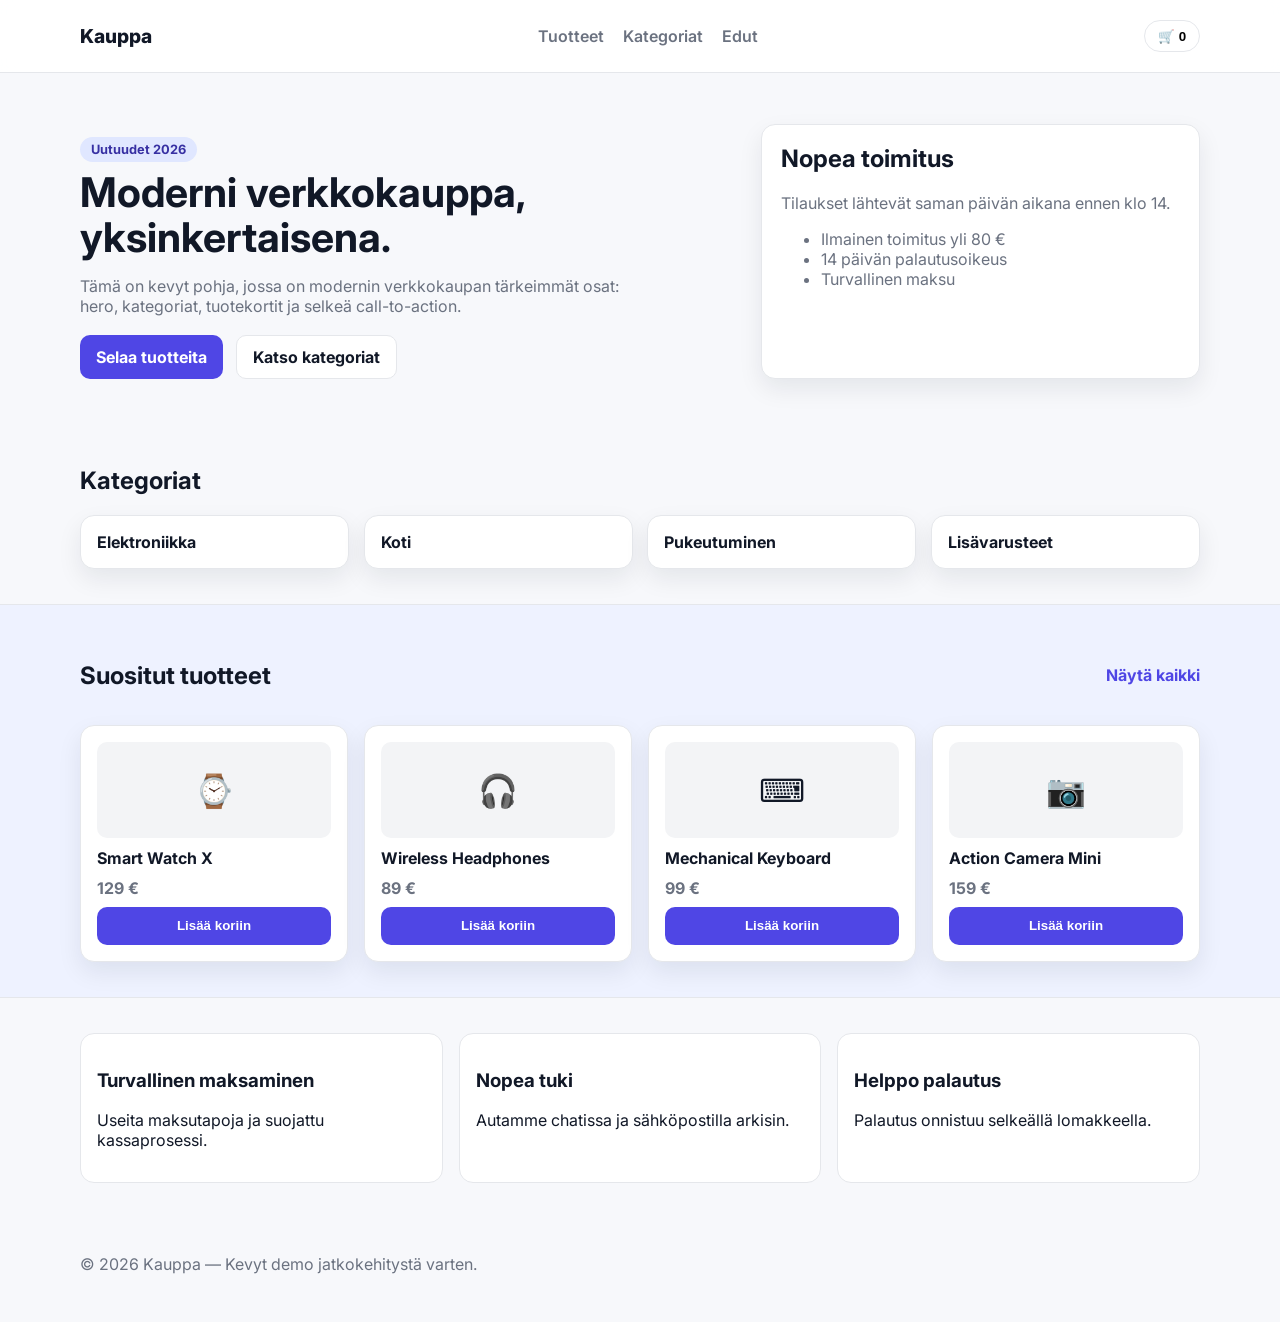
<file: index.html>
<!doctype html>
<html lang="fi">
  <head>
    <meta charset="UTF-8" />
    <meta name="viewport" content="width=device-width, initial-scale=1.0" />
    <title>Kauppa – Etusivu</title>
    <link rel="preconnect" href="https://fonts.googleapis.com" />
    <link rel="preconnect" href="https://fonts.gstatic.com" crossorigin />
    <link
      href="https://fonts.googleapis.com/css2?family=Inter:wght@400;500;600;700;800&display=swap"
      rel="stylesheet"
    />
    <link rel="stylesheet" href="styles.css" />
  </head>
  <body>
    <header class="site-header">
      <div class="container nav">
        <a class="logo" href="./">Kauppa</a>
        <nav id="main-nav" class="nav-links" aria-label="Päänavigaatio">
          <a href="./tuotteet/">Tuotteet</a>
          <a href="#kategoriat">Kategoriat</a>
          <a href="#edut">Edut</a>
        </nav>
        <div class="nav-actions">
          <button id="menu-toggle" class="icon-btn" aria-label="Avaa valikko">☰</button>
          <button id="cart-btn" class="cart-btn" aria-label="Ostoskori">
            🛒 <span id="cart-count">0</span>
          </button>
        </div>
      </div>
    </header>

    <main>
      <section class="hero">
        <div class="container hero-grid">
          <div>
            <p class="badge">Uutuudet 2026</p>
            <h1>Moderni verkkokauppa, yksinkertaisena.</h1>
            <p class="lead">
              Tämä on kevyt pohja, jossa on modernin verkkokaupan tärkeimmät osat:
              hero, kategoriat, tuotekortit ja selkeä call-to-action.
            </p>
            <div class="hero-actions">
              <a class="btn btn-primary" href="./tuotteet/">Selaa tuotteita</a>
              <a class="btn btn-ghost" href="#kategoriat">Katso kategoriat</a>
            </div>
          </div>
          <aside class="hero-card" aria-label="Nopea info">
            <h2>Nopea toimitus</h2>
            <p>Tilaukset lähtevät saman päivän aikana ennen klo 14.</p>
            <ul>
              <li>Ilmainen toimitus yli 80 €</li>
              <li>14 päivän palautusoikeus</li>
              <li>Turvallinen maksu</li>
            </ul>
          </aside>
        </div>
      </section>

      <section id="kategoriat" class="section">
        <div class="container">
          <h2>Kategoriat</h2>
          <div class="categories">
            <article class="tile">Elektroniikka</article>
            <article class="tile">Koti</article>
            <article class="tile">Pukeutuminen</article>
            <article class="tile">Lisävarusteet</article>
          </div>
        </div>
      </section>

      <section id="tuotteet" class="section section-alt">
        <div class="container">
          <div class="section-head">
            <h2>Suositut tuotteet</h2>
            <a class="link" href="./tuotteet/">Näytä kaikki</a>
          </div>
          <div class="products">
            <article class="product-card">
              <div class="product-image" aria-hidden="true">⌚</div>
              <h3>Smart Watch X</h3>
              <p class="price">129 €</p>
              <button class="btn btn-primary add-to-cart">Lisää koriin</button>
            </article>
            <article class="product-card">
              <div class="product-image" aria-hidden="true">🎧</div>
              <h3>Wireless Headphones</h3>
              <p class="price">89 €</p>
              <button class="btn btn-primary add-to-cart">Lisää koriin</button>
            </article>
            <article class="product-card">
              <div class="product-image" aria-hidden="true">⌨️</div>
              <h3>Mechanical Keyboard</h3>
              <p class="price">99 €</p>
              <button class="btn btn-primary add-to-cart">Lisää koriin</button>
            </article>
            <article class="product-card">
              <div class="product-image" aria-hidden="true">📷</div>
              <h3>Action Camera Mini</h3>
              <p class="price">159 €</p>
              <button class="btn btn-primary add-to-cart">Lisää koriin</button>
            </article>
          </div>
        </div>
      </section>

      <section id="edut" class="section">
        <div class="container benefits">
          <article>
            <h3>Turvallinen maksaminen</h3>
            <p>Useita maksutapoja ja suojattu kassaprosessi.</p>
          </article>
          <article>
            <h3>Nopea tuki</h3>
            <p>Autamme chatissa ja sähköpostilla arkisin.</p>
          </article>
          <article>
            <h3>Helppo palautus</h3>
            <p>Palautus onnistuu selkeällä lomakkeella.</p>
          </article>
        </div>
      </section>
    </main>

    <footer class="site-footer">
      <div class="container">
        <p>© 2026 Kauppa — Kevyt demo jatkokehitystä varten.</p>
      </div>
    </footer>

    <script src="script.js"></script>
  </body>
</html>
</file>
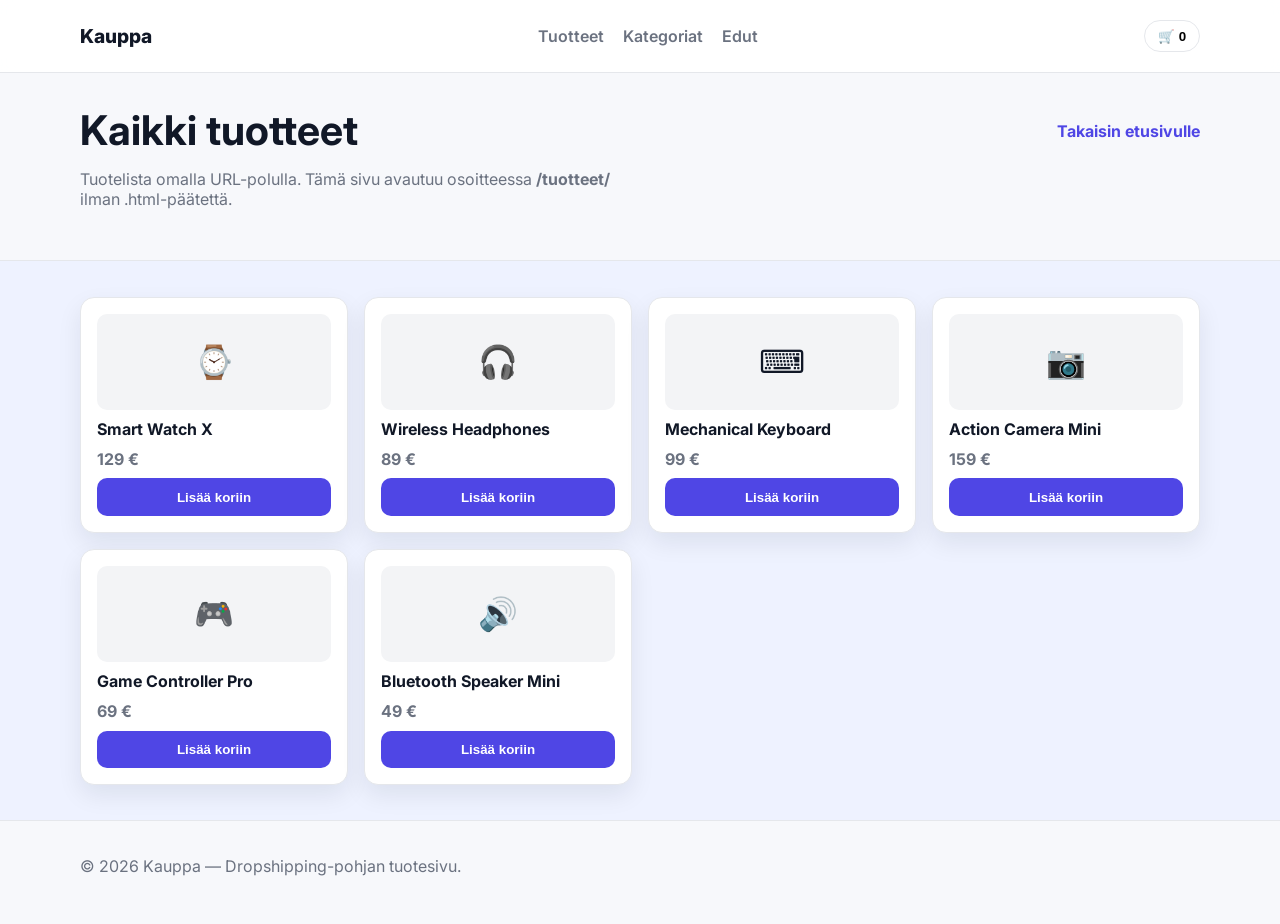
<file: tuotteet/index.html>
<!doctype html>
<html lang="fi">
  <head>
    <meta charset="UTF-8" />
    <meta name="viewport" content="width=device-width, initial-scale=1.0" />
    <title>Kauppa – Tuotteet</title>
    <link rel="preconnect" href="https://fonts.googleapis.com" />
    <link rel="preconnect" href="https://fonts.gstatic.com" crossorigin />
    <link
      href="https://fonts.googleapis.com/css2?family=Inter:wght@400;500;600;700;800&display=swap"
      rel="stylesheet"
    />
    <link rel="stylesheet" href="../styles.css" />
  </head>
  <body>
    <header class="site-header">
      <div class="container nav">
        <a class="logo" href="../">Kauppa</a>
        <nav id="main-nav" class="nav-links" aria-label="Päänavigaatio">
          <a href="./">Tuotteet</a>
          <a href="../#kategoriat">Kategoriat</a>
          <a href="../#edut">Edut</a>
        </nav>
        <div class="nav-actions">
          <button id="menu-toggle" class="icon-btn" aria-label="Avaa valikko">☰</button>
          <button id="cart-btn" class="cart-btn" aria-label="Ostoskori">
            🛒 <span id="cart-count">0</span>
          </button>
        </div>
      </div>
    </header>

    <main>
      <section class="section">
        <div class="container">
          <div class="section-head">
            <h1>Kaikki tuotteet</h1>
            <a class="link" href="../">Takaisin etusivulle</a>
          </div>
          <p class="lead">
            Tuotelista omalla URL-polulla. Tämä sivu avautuu osoitteessa
            <strong>/tuotteet/</strong> ilman .html-päätettä.
          </p>
        </div>
      </section>

      <section class="section section-alt">
        <div class="container">
          <div class="products">
            <article class="product-card">
              <div class="product-image" aria-hidden="true">⌚</div>
              <h3>Smart Watch X</h3>
              <p class="price">129 €</p>
              <button class="btn btn-primary add-to-cart">Lisää koriin</button>
            </article>
            <article class="product-card">
              <div class="product-image" aria-hidden="true">🎧</div>
              <h3>Wireless Headphones</h3>
              <p class="price">89 €</p>
              <button class="btn btn-primary add-to-cart">Lisää koriin</button>
            </article>
            <article class="product-card">
              <div class="product-image" aria-hidden="true">⌨️</div>
              <h3>Mechanical Keyboard</h3>
              <p class="price">99 €</p>
              <button class="btn btn-primary add-to-cart">Lisää koriin</button>
            </article>
            <article class="product-card">
              <div class="product-image" aria-hidden="true">📷</div>
              <h3>Action Camera Mini</h3>
              <p class="price">159 €</p>
              <button class="btn btn-primary add-to-cart">Lisää koriin</button>
            </article>
            <article class="product-card">
              <div class="product-image" aria-hidden="true">🎮</div>
              <h3>Game Controller Pro</h3>
              <p class="price">69 €</p>
              <button class="btn btn-primary add-to-cart">Lisää koriin</button>
            </article>
            <article class="product-card">
              <div class="product-image" aria-hidden="true">🔊</div>
              <h3>Bluetooth Speaker Mini</h3>
              <p class="price">49 €</p>
              <button class="btn btn-primary add-to-cart">Lisää koriin</button>
            </article>
          </div>
        </div>
      </section>
    </main>

    <footer class="site-footer">
      <div class="container">
        <p>© 2026 Kauppa — Dropshipping-pohjan tuotesivu.</p>
      </div>
    </footer>

    <script src="../script.js"></script>
  </body>
</html>
</file>
<file: styles.css>
:root {
  --bg: #f7f8fb;
  --surface: #ffffff;
  --surface-alt: #eef2ff;
  --text: #111827;
  --muted: #6b7280;
  --primary: #4f46e5;
  --primary-hover: #4338ca;
  --border: #e5e7eb;
  --radius: 14px;
  --shadow: 0 10px 25px rgba(15, 23, 42, 0.08);
}

* {
  box-sizing: border-box;
}

html,
body {
  margin: 0;
  padding: 0;
  font-family: "Inter", system-ui, -apple-system, sans-serif;
  background: var(--bg);
  color: var(--text);
}

.container {
  width: min(1120px, 92%);
  margin-inline: auto;
}

.site-header {
  position: sticky;
  top: 0;
  z-index: 10;
  background: rgba(255, 255, 255, 0.9);
  backdrop-filter: blur(8px);
  border-bottom: 1px solid var(--border);
}

.nav {
  display: flex;
  align-items: center;
  justify-content: space-between;
  min-height: 72px;
  gap: 1rem;
}

.logo {
  color: var(--text);
  text-decoration: none;
  font-size: 1.2rem;
  font-weight: 800;
}

.nav-links {
  display: flex;
  gap: 1.2rem;
}

.nav-links a {
  text-decoration: none;
  color: var(--muted);
  font-weight: 600;
}

.nav-links a:hover {
  color: var(--text);
}

.nav-actions {
  display: flex;
  gap: 0.7rem;
  align-items: center;
}

.icon-btn,
.cart-btn {
  border: 1px solid var(--border);
  background: var(--surface);
  border-radius: 999px;
  padding: 0.45rem 0.8rem;
  font-weight: 600;
  cursor: pointer;
}

#menu-toggle {
  display: none;
}

.hero {
  padding: 3.2rem 0 2rem;
}

.hero-grid {
  display: grid;
  grid-template-columns: 1.5fr 1fr;
  gap: 1.4rem;
  align-items: stretch;
}

.badge {
  display: inline-block;
  margin-bottom: 0.5rem;
  background: #e0e7ff;
  color: #3730a3;
  font-weight: 700;
  border-radius: 999px;
  padding: 0.3rem 0.7rem;
  font-size: 0.8rem;
}

h1 {
  margin: 0;
  font-size: clamp(1.8rem, 3.2vw, 3rem);
  line-height: 1.1;
}

.lead {
  color: var(--muted);
  max-width: 56ch;
  margin-top: 1rem;
}

.hero-actions {
  display: flex;
  gap: 0.8rem;
  margin-top: 1.2rem;
}

.btn {
  border: 0;
  border-radius: 10px;
  padding: 0.7rem 1rem;
  cursor: pointer;
  font-weight: 700;
  text-decoration: none;
  display: inline-flex;
  align-items: center;
  justify-content: center;
}

.btn-primary {
  background: var(--primary);
  color: #fff;
}

.btn-primary:hover {
  background: var(--primary-hover);
}

.btn-ghost {
  color: var(--text);
  background: var(--surface);
  border: 1px solid var(--border);
}

.hero-card {
  background: var(--surface);
  border: 1px solid var(--border);
  border-radius: var(--radius);
  padding: 1.2rem;
  box-shadow: var(--shadow);
}

.hero-card h2 {
  margin-top: 0;
}

.hero-card p,
.hero-card li {
  color: var(--muted);
}

.section {
  padding: 2.2rem 0;
}

.section-alt {
  background: var(--surface-alt);
  border-top: 1px solid var(--border);
  border-bottom: 1px solid var(--border);
}

.categories {
  display: grid;
  grid-template-columns: repeat(4, 1fr);
  gap: 0.9rem;
}

.tile {
  background: var(--surface);
  border: 1px solid var(--border);
  border-radius: var(--radius);
  padding: 1rem;
  font-weight: 700;
  box-shadow: var(--shadow);
}

.section-head {
  display: flex;
  justify-content: space-between;
  align-items: center;
  margin-bottom: 1rem;
}

.link {
  color: var(--primary);
  text-decoration: none;
  font-weight: 700;
}

.products {
  display: grid;
  grid-template-columns: repeat(4, 1fr);
  gap: 1rem;
}

.product-card {
  background: var(--surface);
  border: 1px solid var(--border);
  border-radius: var(--radius);
  padding: 1rem;
  box-shadow: var(--shadow);
  display: grid;
  gap: 0.6rem;
}

.product-image {
  min-height: 96px;
  display: grid;
  place-items: center;
  background: #f3f4f6;
  border-radius: 10px;
  font-size: 2rem;
}

.product-card h3 {
  margin: 0;
  font-size: 1rem;
}

.price {
  margin: 0;
  color: var(--muted);
  font-weight: 700;
}

.benefits {
  display: grid;
  grid-template-columns: repeat(3, 1fr);
  gap: 1rem;
}

.benefits article {
  background: var(--surface);
  border: 1px solid var(--border);
  border-radius: var(--radius);
  padding: 1rem;
}

.site-footer {
  padding: 1.2rem 0 2rem;
  color: var(--muted);
}

@media (max-width: 980px) {
  .hero-grid,
  .products,
  .categories,
  .benefits {
    grid-template-columns: repeat(2, 1fr);
  }
}

@media (max-width: 700px) {
  #menu-toggle {
    display: inline-flex;
  }

  .nav-links {
    position: absolute;
    top: 72px;
    left: 0;
    right: 0;
    background: var(--surface);
    border-bottom: 1px solid var(--border);
    padding: 0.8rem 1rem;
    display: none;
    flex-direction: column;
  }

  .nav-links.open {
    display: flex;
  }

  .hero-grid,
  .products,
  .categories,
  .benefits {
    grid-template-columns: 1fr;
  }
}
</file>
